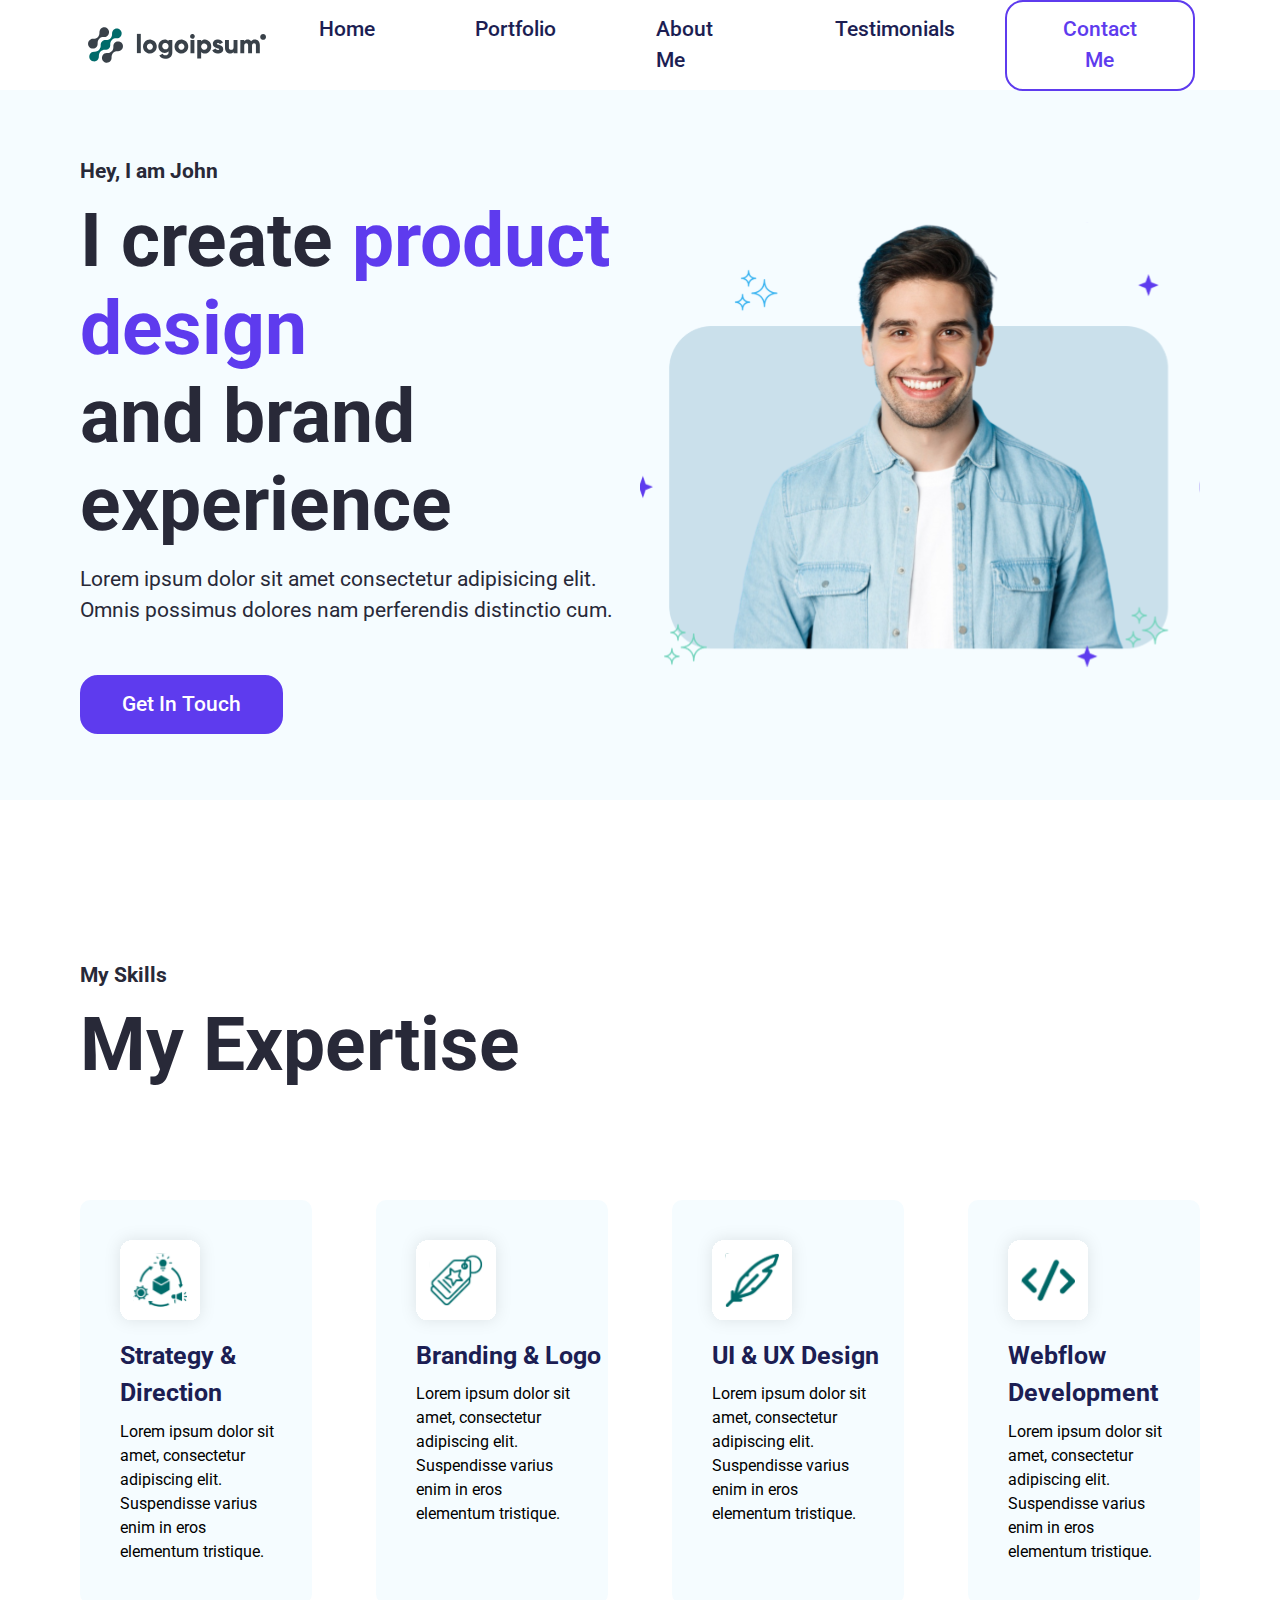
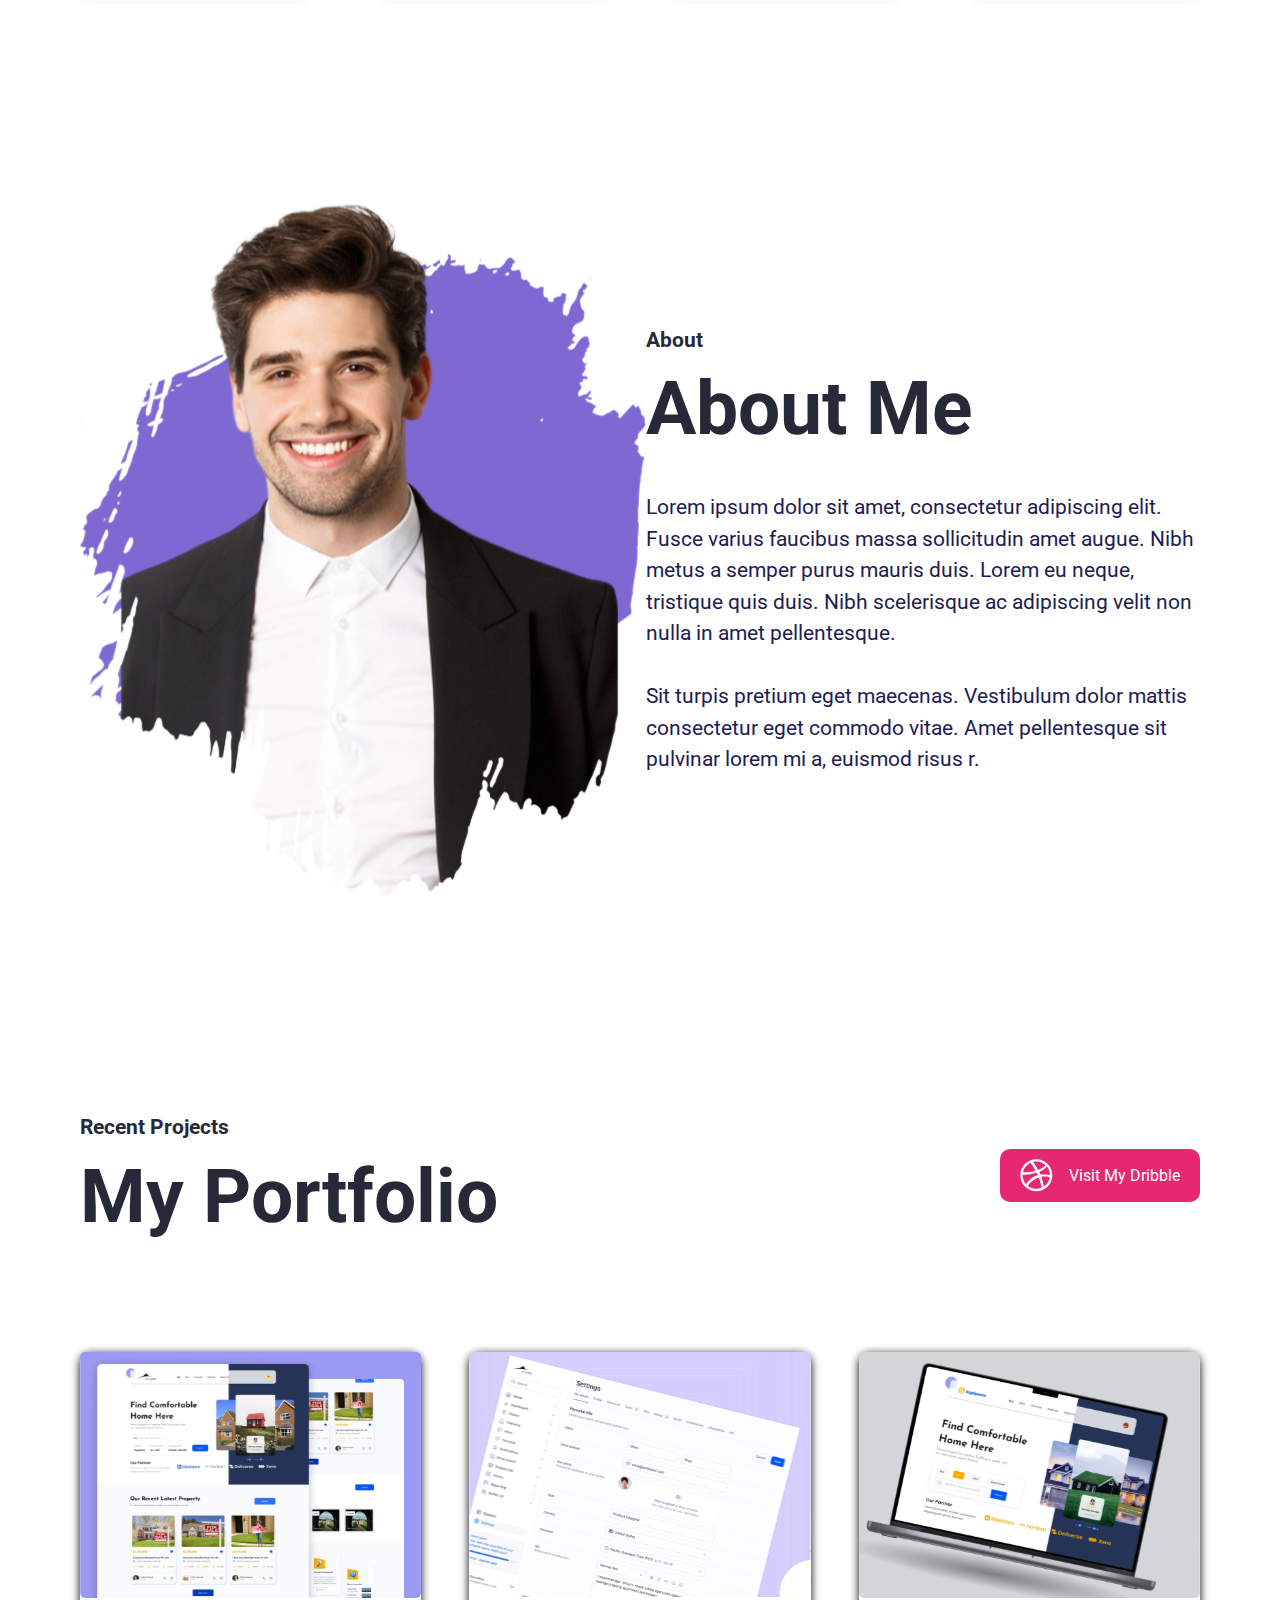
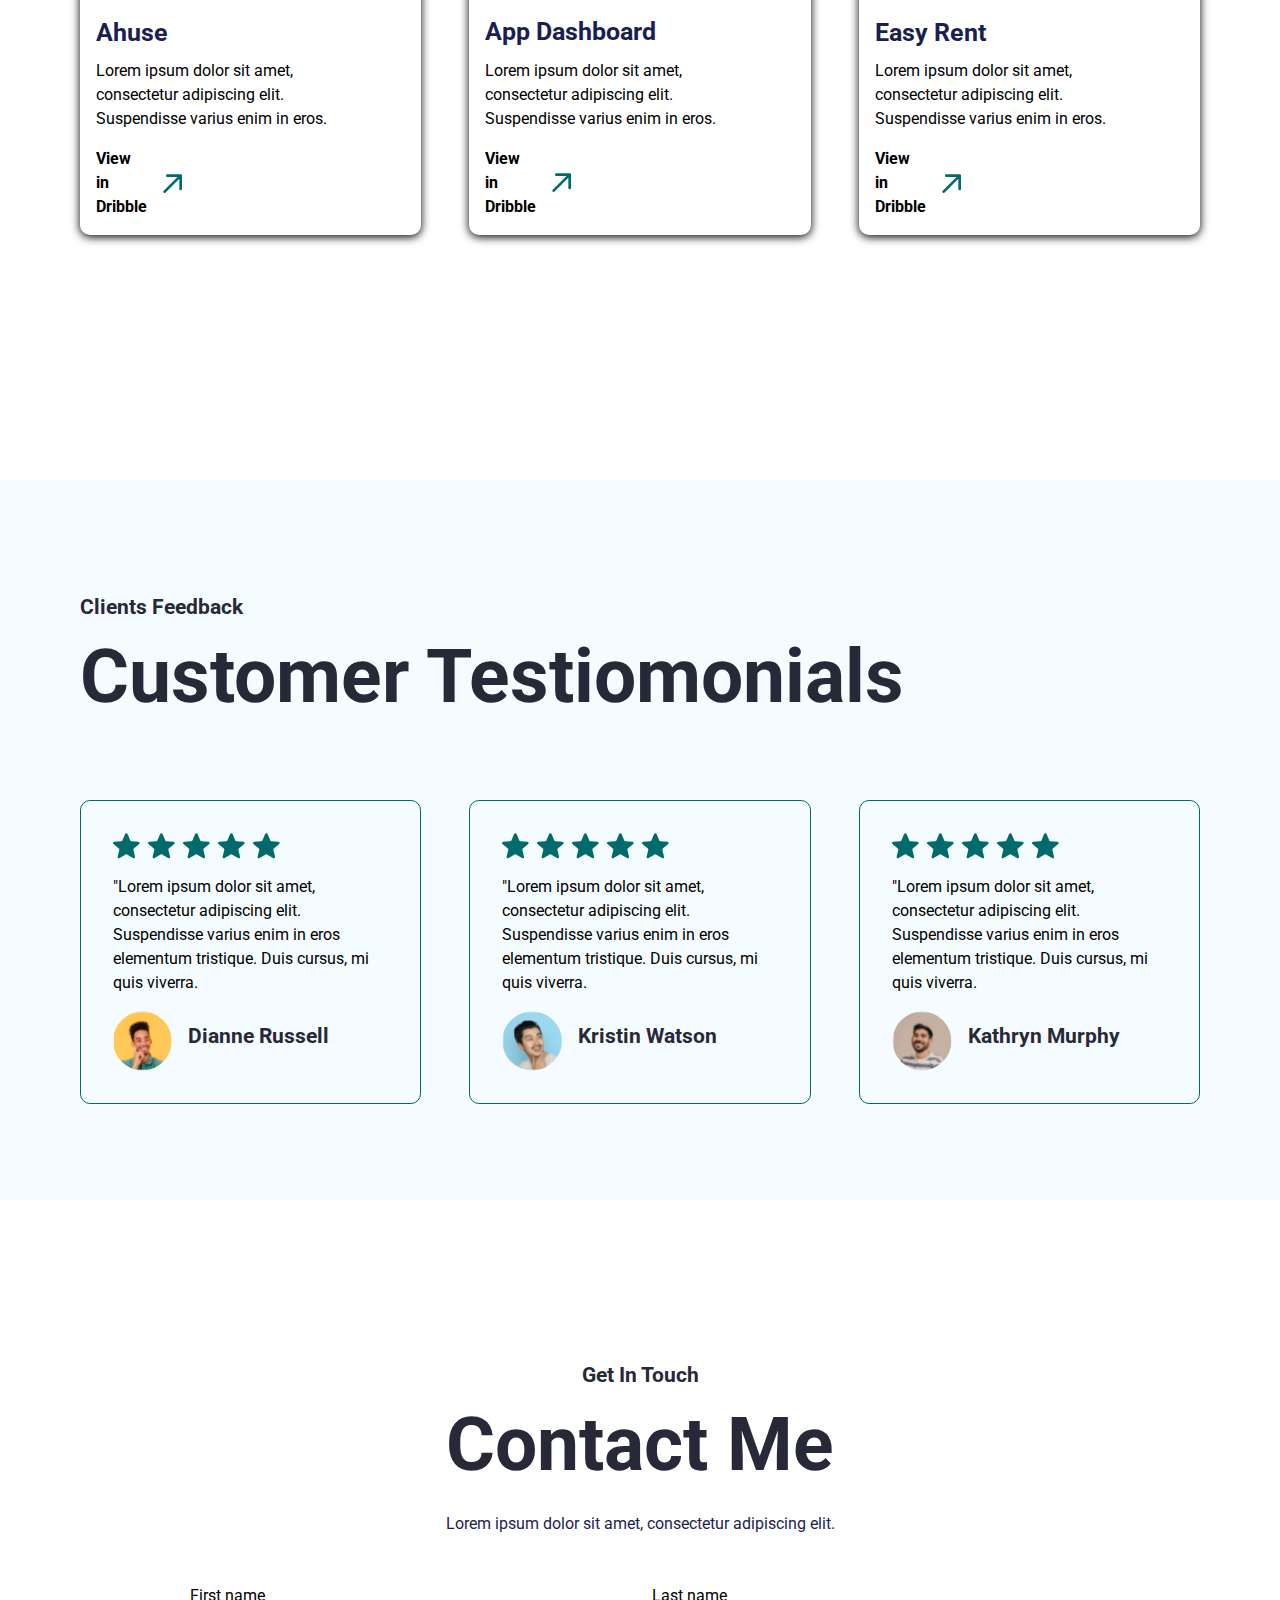
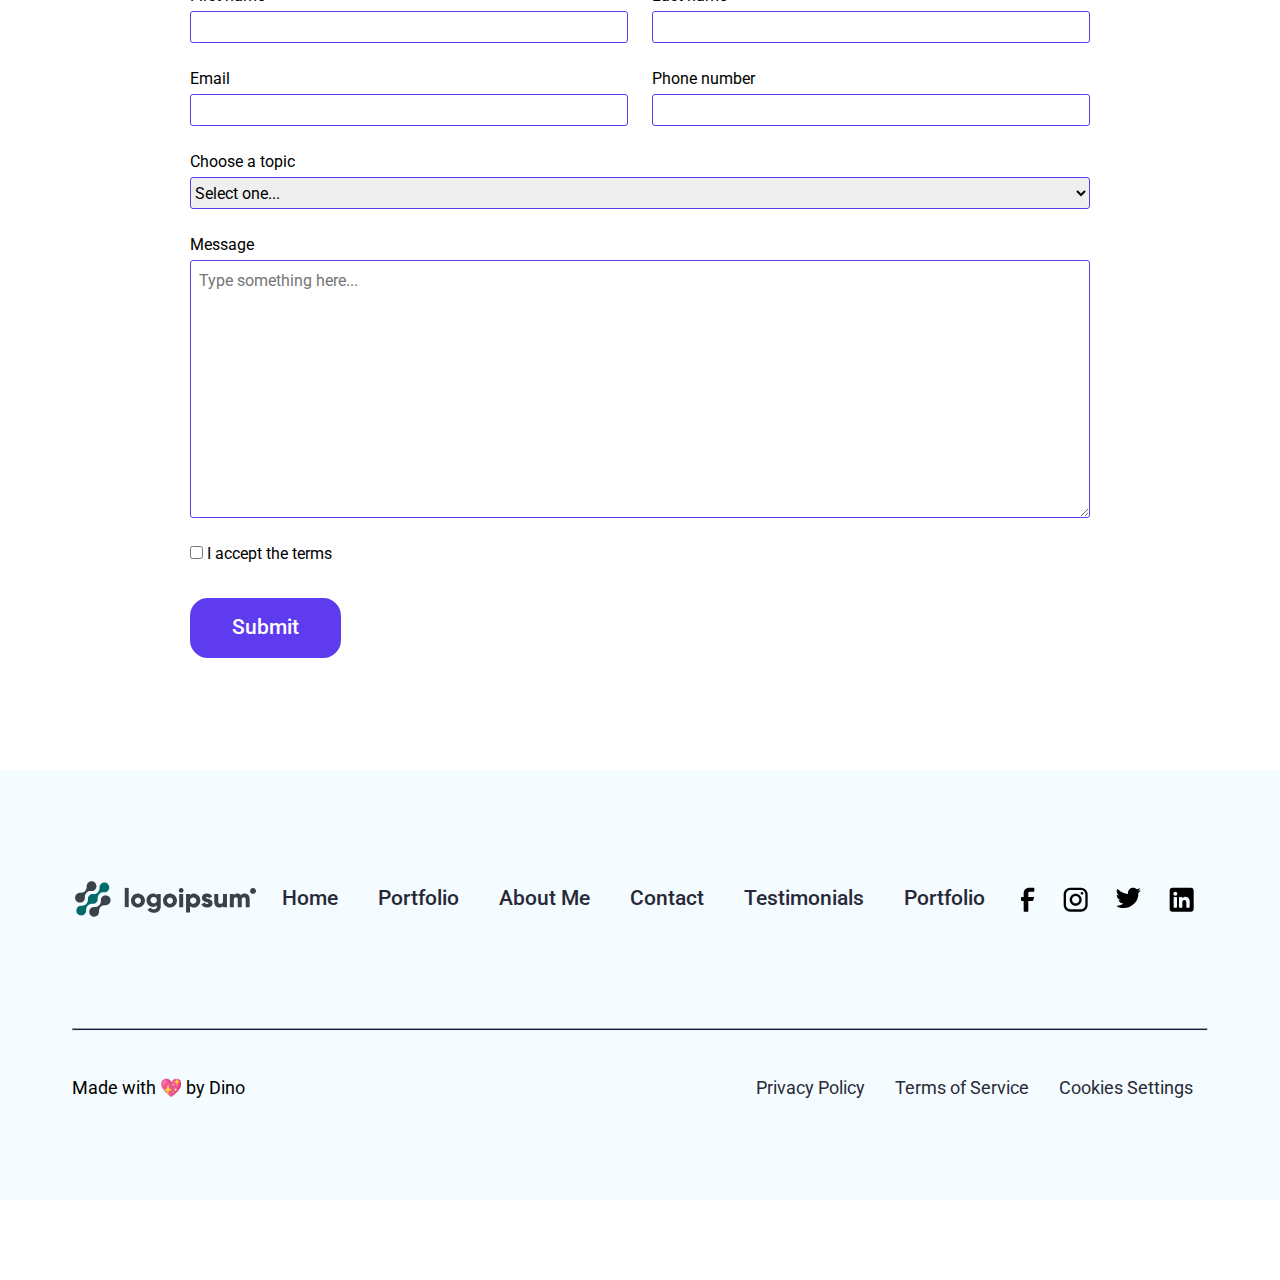
<file: index.html>
<!DOCTYPE html>
<html lang="en">
<head>
    <meta charset="UTF-8">
    <meta name="viewport" content="width=device-width, initial-scale=1.0">
    <title>Portfolio Mockup</title>
    <link rel="preconnect" href="https://fonts.googleapis.com">
    <link rel="preconnect" href="https://fonts.gstatic.com" crossorigin>
    <link href="https://fonts.googleapis.com/css2?family=Roboto:ital,wght@0,100;0,300;0,400;0,500;0,700;0,900;1,100;1,300;1,400;1,500;1,700;1,900&display=swap" rel="stylesheet">
    <link rel="stylesheet" href="css/about_me.css">
    <link rel="stylesheet" href="css/contact.css">
    <link rel="stylesheet" href="css/footer.css">
    <link rel="stylesheet" href="css/general.css">
    <link rel="stylesheet" href="css/header.css">
    <link rel="stylesheet" href="css/hero.css">
    <link rel="stylesheet" href="css/portfolio.css">
    <link rel="stylesheet" href="css/skills.css">
    <link rel="stylesheet" href="css/testimonials.css">
</head>
<body>
    <header>
        <div class="header-container container">
            <a href="#" id="logo"><img src="images/logo.svg" alt="logoipsum"></a>
            <nav class="header-navigation">
                <ul role="list" class="header-nav-list">
                    <li><a href="#">Home</a></li>
                    <li><a href="#">Portfolio</a></li>
                    <li><a href="#">About Me</a></li>
                    <li><a href="#">Testimonials</a></li>
                </ul>
            </nav>
            <button class="reverse-btn">Contact Me</button>
        </div>
    </header>
    <main>
        <section>
            <div class="hero-container container">

                <div class="hero-info">
                    <h2 class="secondary-heading">Hey, I am John</h2>
                    <h1 class="primary-heading">I create <span>product design</span> <br>and brand experience</h1>
                    <p>Lorem ipsum dolor sit amet consectetur adipisicing elit.<br> Omnis possimus dolores nam perferendis distinctio cum.</p>
                    <button class="main-btn">Get In Touch</button>
                </div>

                <div class="hero-img">
                    <img src="images/header.svg" alt="">
                </div>

            </div>
        </section>         
        <section>
            <div class="skills-container container">

                <div class="skills-title">
                    <h2 class="secondary-heading">My Skills</h2>
                    <h1 class="primary-heading">My Expertise</h1>
                </div>

                <div>
                    <ul role="list">
                        <li>
                            <img src="images/skills/strategy.svg" alt="">
                            <h3>Strategy & Direction</h3>
                            <p>Lorem ipsum dolor sit amet, consectetur adipiscing elit. Suspendisse varius enim in eros elementum tristique.</p>
                        </li>
                        <li>
                            <img src="images/skills/branding.svg" alt="">
                            <h3>Branding & Logo</h3>
                            <p>Lorem ipsum dolor sit amet, consectetur adipiscing elit. Suspendisse varius enim in eros elementum tristique.</p>
                        </li>
                        <li>
                            <img src="images/skills/ui_ux.svg" alt="">
                            <h3>UI & UX Design</h3>
                            <p>Lorem ipsum dolor sit amet, consectetur adipiscing elit. Suspendisse varius enim in eros elementum tristique.</p>
                        </li>
                        <li>
                            <img src="images/skills/webflow.svg" alt="">
                            <h3>Webflow Development</h3>
                            <p>Lorem ipsum dolor sit amet, consectetur adipiscing elit. Suspendisse varius enim in eros elementum tristique.</p>
                        </li>
                    </ul>
                </div>

            </div>    
        </section>
        <section>
            <div class="about-me-container container">

                <div>
                    <img src="images/about_me.svg" alt="">
                </div>

                <div class="about-me-title">
                    <h2 class="secondary-heading">About</h2>
                    <h1 class="primary-heading">About Me</h1>
                    <p>Lorem ipsum dolor sit amet, consectetur adipiscing elit. Fusce varius faucibus massa sollicitudin amet augue. Nibh metus a semper purus mauris duis. Lorem eu neque, tristique quis duis. Nibh scelerisque ac adipiscing velit non nulla in amet pellentesque. <br><br>Sit turpis pretium eget maecenas. Vestibulum dolor mattis consectetur eget commodo vitae. Amet pellentesque sit pulvinar lorem mi a, euismod risus r.</p>
                </div>

            </div>
        </section>
        <section>
            <div class="portfolio-container container">

                <div class="portfolio-header">
                    <div class="portfolio-title">
                        <h2 class="secondary-heading">Recent Projects</h2>
                        <h1 class="primary-heading">My Portfolio</h1>
                    </div>
                    <button class="red-btn">
                        <img src="images/dribble.svg" alt="">
                        <p>Visit My Dribble</p>
                    </button>
                </div>

                <div class="portfolio-content">
                    <ul role="list">
                        <li>
                            <img src="images/portfolio/card_one.svg" alt="">
                            <h2>Ahuse</h2>
                            <p>Lorem ipsum dolor sit amet, consectetur adipiscing elit. Suspendisse varius enim in eros.</p>
                            <div class="portfolio-list-ctc">
                                <p>View in Dribble</p>
                                <img src="images/arrow.svg" alt="">
                            </div>
                        </li>
                        <li>
                            <img src="images/portfolio/card_two.svg" alt="">
                            <h2>App Dashboard</h2>
                            <p>Lorem ipsum dolor sit amet, consectetur adipiscing elit. Suspendisse varius enim in eros.</p>
                            <div class="portfolio-list-ctc">
                                <p>View in Dribble</p>
                                <img src="images/arrow.svg" alt="">
                            </div>
                        </li>
                        <li>
                            <img src="images/portfolio/card_three.svg" alt="">
                            <h2>Easy Rent</h2>
                            <p>Lorem ipsum dolor sit amet, consectetur adipiscing elit. Suspendisse varius enim in eros.</p>
                            <div class="portfolio-list-ctc">
                                <p>View in Dribble</p>
                                <img src="images/arrow.svg" alt="">
                            </div>
                        </li>
                    </ul>
                </div>

            </div>
        </section>
        <section>
            <div class="testimonials-container container">

                <div class="testimonials-title">
                    <h2 class="secondary-heading">Clients Feedback</h2>
                    <h1 class="primary-heading">Customer Testiomonials</h1>
                </div>
        
                <div>
                    <ul role="list">
                        <li>
                            <div>
                                <div class="stars">
                                    <img src="images/star.svg" alt="">
                                    <img src="images/star.svg" alt="">
                                    <img src="images/star.svg" alt="">
                                    <img src="images/star.svg" alt="">
                                    <img src="images/star.svg" alt="">
                                </div>
                                <p>"Lorem ipsum dolor sit amet, consectetur adipiscing elit. Suspendisse varius enim in eros elementum tristique. Duis cursus, mi quis viverra.</p>
                                <div class="profile-card">
                                    <img src="images/testimonials/one.svg" alt="">
                                    <div class="profile-card-info">
                                        <h2 class="secondary-heading">Dianne Russell</h2>
                                    </div>
                                </div>
                            </div>
                        </li>
                        <li>
                            <div>
                                <div class="stars">
                                    <img src="images/star.svg" alt="">
                                    <img src="images/star.svg" alt="">
                                    <img src="images/star.svg" alt="">
                                    <img src="images/star.svg" alt="">
                                    <img src="images/star.svg" alt="">
                                </div>
                                <p>"Lorem ipsum dolor sit amet, consectetur adipiscing elit. Suspendisse varius enim in eros elementum tristique. Duis cursus, mi quis viverra.</p>
                                <div class="profile-card">
                                    <img src="images/testimonials/two.svg" alt="">
                                    <div class="profile-card-info">
                                        <h2 class="secondary-heading">Kristin Watson</h2>
                                    </div>
                                </div>
                            </div>
                        </li>
                        <li>
                            <div>
                                <div class="stars">
                                    <img src="images/star.svg" alt="">
                                    <img src="images/star.svg" alt="">
                                    <img src="images/star.svg" alt="">
                                    <img src="images/star.svg" alt="">
                                    <img src="images/star.svg" alt="">
                                </div>
                                <p>"Lorem ipsum dolor sit amet, consectetur adipiscing elit. Suspendisse varius enim in eros elementum tristique. Duis cursus, mi quis viverra.</p>
                                <div class="profile-card">
                                    <img src="images/testimonials/three.svg" alt="">
                                    <div class="profile-card-info">
                                        <h2 class="secondary-heading">Kathryn Murphy</h2>
                                    </div>
                                </div>
                            </div>
                        </li>
                    </ul>
                </div>

            </div>
        </section>
        <section>
            <div class="contact-container container">

                <div class="contact-header">
                    <h2 class="secondary-heading">Get In Touch</h2>
                    <h1 class="primary-heading">Contact Me</h1>
                    <p>Lorem ipsum dolor sit amet, consectetur adipiscing elit. </p>
                </div>

                <div class="contact-form">
                    <!-- Add action in backend -->
                    <form action="" method="post">
                        <section class="main-section-info">
                            <div>
                                <label for="first-name">First name</label>
                                <input type="text" id="first-name" name="first-name">
                            </div>
                            <div>
                                <label for="last-name">Last name</label>
                                <input type="text" id="last-name" name="last-name">
                            </div>
                            <div>
                                <label for="email">Email</label>
                                <input type="email" id="email" name="email">
                            </div>
                            <div>
                                <label for="phone-number">Phone number</label>
                                <input type="text" id="phone-number" name="phone-number">
                            </div>
                        </section>

                        <section class="secondary-section-info">
                            <label for="topic">Choose a topic</label>
                            <select id="topic" name="topic">
                                <option value="select one..." selected>Select one...</option>
                                <option value="1">1</option>
                                <option value="2">2</option>
                                <option value="3">3</option>
                                <option value="4">4</option>
                            </select>
                            <label for="message">Message</label>
                            <textarea placeholder="Type something here..." name="message" id="message" cols="30" rows="10"></textarea>
                        </section>

                        <section class="third-section-info">
                            <div>
                                <input type="checkbox" id="terms" name="terms">
                                <label for="terms">I accept the terms</label>
                            </div>
                        </section>

                        <input class="main-btn" type="submit">
                    </form>
                </div>

            </div>
        </section>
    </main>
    <footer>
        <div class="footer-container container">
            <div class="first-section-footer">
                <a href="#" id="logo"><img src="images/logo.svg" alt="logoipsum"></a>
                <nav class="footer-navigation">
                    <ul role="list" class="footer-nav-list">
                        <li><a href="#">Home</a></li>
                        <li><a href="#">Portfolio</a></li>
                        <li><a href="#">About Me</a></li>
                        <li><a href="#">Contact</a></li>
                        <li><a href="#">Testimonials</a></li>
                        <li><a href="#">Portfolio</a></li>
                    </ul>
                </nav>
                <ul role="list" class="social-media" aria-label="social links">
                    <li><img title="Facebook" src="images/vectors/facebook.svg" aria-label="facebook" alt="facebook"></li>
                    <li><img title="Instagram" src="images/vectors/instagram.svg" aria-label="instagram" alt="instagram"></li>
                    <li><img title="Twitter" src="images/vectors/twitter.svg" aria-label="twitter" alt="twitter"></li>
                    <li><img title="LinkedIn" src="images/vectors/linkedIn.svg" aria-label="linkedIn" alt="linkedIn"></li>
                </ul>
            </div>
            <div class="line">
                <hr>
            </div>
            <div class="second-section-footer">
                <p>Made with 💖 by Dino</p>
                <ul role="list" class="footer-links">
                    <li><a href="#">Privacy Policy</a></li>
                    <li><a href="#">Terms of Service</a></li>
                    <li><a href="#">Cookies Settings</a></li>
                </ul>
            </div>
        </div>
    </footer>
    <div class="empty-block"></div>

    <!-- JavaScript -->
</body>
</html>
</file>
<file: css/about_me.css>
@import url('general.css');

.about-me-container {
    display: flex;
    align-items: center;
    justify-content: space-around;
    padding: 4.125rem 5rem;
    width: 100%;
    height: 100vh;
}   

.about-me-title {
    width: 50%;
}

.about-me-title h1 {
    padding-bottom: 2.5rem;
}

.about-me-title p {
    color: var(--clr-body);
    font-size: 21px;
}

.about-me-container img {
    flex-basis: 100%;
    height: 700px;
}
</file>
<file: css/contact.css>
@import url('general.css');

.contact-container {
    padding: 10rem 5rem;
    height: 130vh;
    display: flex;
    flex-direction: column;
    align-items: center;
}

.contact-header {
    text-align: center;
}

.contact-header h1 {
    padding-bottom: 1.5rem;
}

.contact-header p {
    color: var(--clr-body);
    padding-bottom: 3rem;
}

.contact-form {
    width: 100vh;
}

.main-section-info {
    display: grid;
    grid-template-columns: 1fr 1fr;
    gap: 1.5rem;
}

.main-section-info div {
    display: flex;
    flex-direction: column;
}

.main-section-info div label {
    padding-bottom: 0.2rem;
}

.main-section-info div input {
    border: 1px solid var(--clr-primary);
    border-radius: 3px;
    height: 2rem;
}

.secondary-section-info {
    display: flex;
    flex-direction: column;
}

.secondary-section-info label {
    padding-bottom: 0.2rem;
}

.secondary-section-info select {
    height: 2rem;
}

.secondary-section-info select, textarea {
    border: 1px solid var(--clr-primary);
    border-radius: 3px;
}

.secondary-section-info label {
    padding-top: 1.5rem;
}

[placeholder] {
    padding: 0.5rem;
}

.third-section-info {
   padding-top: 1.5rem; 
}
</file>
<file: css/footer.css>
/* Footer */

/* Footer container styles */
.footer-container {
    width: 100%;
    height: 430px;
    background-color: var(--clr-bg-shade);
}

/* Sections within the footer */
.first-section-footer,
.second-section-footer {
    display: flex;
    justify-content: space-between;
    align-items: center;
    padding: 0 4.5rem;
}

.first-section-footer {
    height: 60%;
}

.second-section-footer {
    height: 40%;
    padding-bottom: 60px;
}

/* Navigation and social media styles */
.footer-navigation ul,
.social-media {
    display: flex;
}

.footer-navigation ul li {
    margin: 0 20px;
}

.footer-navigation ul li a {
    text-decoration: none;
    color: var(--clr-heading);
    font-size: 21px;
    font-weight: 500;
}

.footer-navigation ul li a:hover {
    color: var(--clr-primary);
    transition: all 0.15s ease;
}

.social-media li {
    margin: 14px;
    cursor: pointer;
}

/* Horizontal line */
.line {
    padding: 0 4.5rem;
}

.line hr {
    height: 3px;
    background-color: var(--clr-body);
}

/* Footer content styles */
.second-section-footer p {
    font-size: 18px;
    font-weight: 400;
}

.second-section-footer ul {
    display: flex;
}

.second-section-footer ul li {
    font-size: 18px;
    font-weight: 400;
    margin: 15px;
}

.second-section-footer ul li a {
    text-decoration: none;
    color: var(--clr-heading);
}

.second-section-footer ul li a:hover {
    color: var(--clr-primary);
    transition: all 0.15s ease;
}
</file>
<file: css/general.css>
:root {
  --clr-primary: #5E3BEE;
  --clr-body: #1C1E53;
  --clr-bg-shade: #F5FCFF;
  --clr-dribble: #E62872;
  --clr-heading: #282938;

  --ff-primary: "Roboto", sans-serif;
  --ff-body: var(--ff-primary);
  --ff-heading: var(--ff-primary);
}

/* Box sizing rules */
*,
*::before,
*::after {
  box-sizing: border-box;
}

/* Remove default margin */
* {
  margin: 0;
  padding: 0;
  font: inherit;
}

/* Remove list styles on ul, ol elements with a list role, which suggests default styling will be removed */
ul[role='list'],
ol[role='list'] {
  list-style: none;
}

/* Set core root defaults */
html:focus-within {
  scroll-behavior: smooth;
}

html,
body {
  height: 100%;
}

/* Set core body defaults */
body {
  text-rendering: optimizeSpeed;
  line-height: 1.5;
}

/* A elements that don't have a class get default styles */
a:not([class]) {
  text-decoration-skip-ink: auto;
}

/* Make images easier to work with */
img,
picture,
svg {
  max-width: 100%;
  display: block;
}

/* Remove all animations, transitions and smooth scroll for people that prefer not to see them */
@media (prefers-reduced-motion: reduce) {
  html:focus-within {
    scroll-behavior: auto;
  }

  *,
  *::before,
  *::after {
    animation-duration: 0.01ms !important;
    animation-iteration-count: 1 !important;
    transition-duration: 0.01ms !important;
    scroll-behavior: auto !important;
  }
}

body {
  font-family: var(--ff-primary);
}

/* .container {
  --max-width: 1750px;
  --padding: 1rem;

  width: min(var(--max-width), 100% - var(--padding) *2);
  margin-inline: auto;
} */

/* Empty Space */

.empty-block {
  height: 80px;
}
</file>
<file: css/header.css>
/* Header/Navigation */

.header-container {
  height: 90px;
  width: 100%;
  padding: 0 85px;
  display: flex;
  align-items: center;
  justify-content: space-between;
}

.header-nav-list {
  display: flex;
}

.header-nav-list li {
  margin: 0 50px;
}

.header-nav-list li a {
  text-decoration: none;
  font-size: 21px;
  color: var(--clr-body);
  font-weight: 500;
}

.header-nav-list li a:hover {
  color: var(--clr-primary);
}

.reverse-btn {
  padding: 12px 40px;
  border-radius: 18px;
  color: var(--clr-primary);
  border: 2px solid #5e3bee;
  font-weight: 500;
  font-size: 21px;
  background-color: white;
  cursor: pointer;
}

.reverse-btn:hover {
  color: white;
  background-color: var(--clr-primary);
  transition: all 0.15s ease;
}
</file>
<file: css/hero.css>
@import url('general.css');

/* Hero Container */

.hero-container {
    display: flex;
    align-items: center;
    justify-content: center;
    padding: 4.125rem 5rem;
    width: 100%;
    background-color: var(--clr-bg-shade);
}   

/* Left side */

.hero-info {
    width: 100%;
}

.secondary-heading,
.primary-heading {
    color: var(--clr-heading);
    font-weight: bold;
}

.secondary-heading {
    font-size: 21px;
    padding-bottom: 0.5rem;
}

.primary-heading {
    font-size: 75px;
    line-height: 5.5rem;
}

.primary-heading span {
    color: var(--clr-primary);
}

.hero-info p {
    color: var(--clr-heading);
    font-size: 21px;
    padding: 1rem 0;
}

.main-btn {
    margin-top: 2rem;
    padding: 12px 40px;
    border-radius: 18px;
    color: white;
    border: 2px solid #5e3bee;
    font-weight: 500;
    font-size: 21px;
    background-color: var(--clr-primary);
    cursor: pointer;
  }
  
  .main-btn:hover {
    color: var(--clr-primary);
    background-color: var(--clr-bg-shade);
    transition: all 0.15s ease;
  }

/* Right side */

.hero-img {
    flex-basis: 100%;
}
</file>
<file: css/portfolio.css>
@import url('general.css');

.portfolio-container {
    padding: 7rem 5rem;
    height: 120vh;
}

.portfolio-header {
    padding-bottom: 7rem;
    display: flex;
    justify-content: space-between;
    align-items: center;
}

.portfolio-header button {
    display: flex;
    align-items: center;
    justify-content: space-around;
    padding: 10px 20px;
    background-color: var(--clr-dribble);
    border-radius: 10px;
    border: none;
    cursor: pointer;
    transition: all ease 0.15s;
}

.portfolio-header button p {
    padding-left: 1rem;
    color: white;
}

.portfolio-header button:hover {
    background-color: rgb(170, 30, 107);
}

.portfolio-content ul {
    display: grid;
    grid-template-columns: repeat(3, 1fr);
    gap: 3rem;
}

.portfolio-content ul li {
    box-shadow: 0 2px 10px black;
    border-radius: 10px;
}

.portfolio-content ul li img {
    cursor: pointer;
    padding-bottom: 1rem;
}

.portfolio-container ul li h2 {
    font-size: 25px;
    font-weight: bold;
    color: var(--clr-body);
    padding: 0 0 0.5rem 1rem;
}

.portfolio-container ul li p {
    padding: 0 1rem 1rem 1rem;
    width: 90%;
    line-height: 1.5rem;
}

.portfolio-list-ctc {
    display: flex;
    align-items: center;
    width: 29%;
    font-weight: bold;
    cursor: pointer;
}
</file>
<file: css/skills.css>
@import url('general.css');

/* Skills */

.skills-container {
    padding: 10rem 5rem;
    height: 100vh;
}

.skills-title {
    padding-bottom: 7rem;
}

.skills-container ul {
    display: grid;
    grid-template-columns: repeat(4, 1fr);
    gap: 4rem;
    border-radius: 10px;
}

.skills-container ul li {
    background-color: var(--clr-bg-shade);
    padding: 1.5rem 0 1.5rem 1.5rem;
    border-radius: 10px;
    cursor: pointer;
    transition: ease 0.1s;
}

.skills-container ul li h3 {
    font-size: 25px;
    font-weight: bold;
    color: var(--clr-body);
    padding: 0 0 0.5rem 1rem;
}

.skills-container ul li p {
    padding: 0 1rem 1rem 1rem;
    width: 90%;
    line-height: 1.5rem;
}

.skills-container ul li:hover {
    color: var(--clr-primary);
    box-shadow: 0 3px var(--clr-primary);
}
</file>
<file: css/testimonials.css>
@import url('general.css');

.testimonials-container {
    padding: 7rem 5rem;
    height: 80vh;
    background-color: var(--clr-bg-shade);
}

.testimonials-title {
    padding-bottom: 5rem;
}

.testimonials-container ul {
    display: grid;
    grid-template-columns: repeat(3, 1fr);
    gap: 3rem;
}

.testimonials-container ul li {
    border: 1px solid #006B6A;
    border-radius: 10px;
    padding: 2rem;
}

.stars {
    display: flex;
    padding-bottom: 1rem;
}

.stars img {
    margin-right: 0.5rem;
}

.testimonials-container p {
    padding-bottom: 1rem;
}

.profile-card {
    display: flex;
    align-items: center;
}

.profile-card img {
    height: 60px;
    padding-right: 1rem;
}

.profile-card-info {
    display: flex;
    
}
</file>
